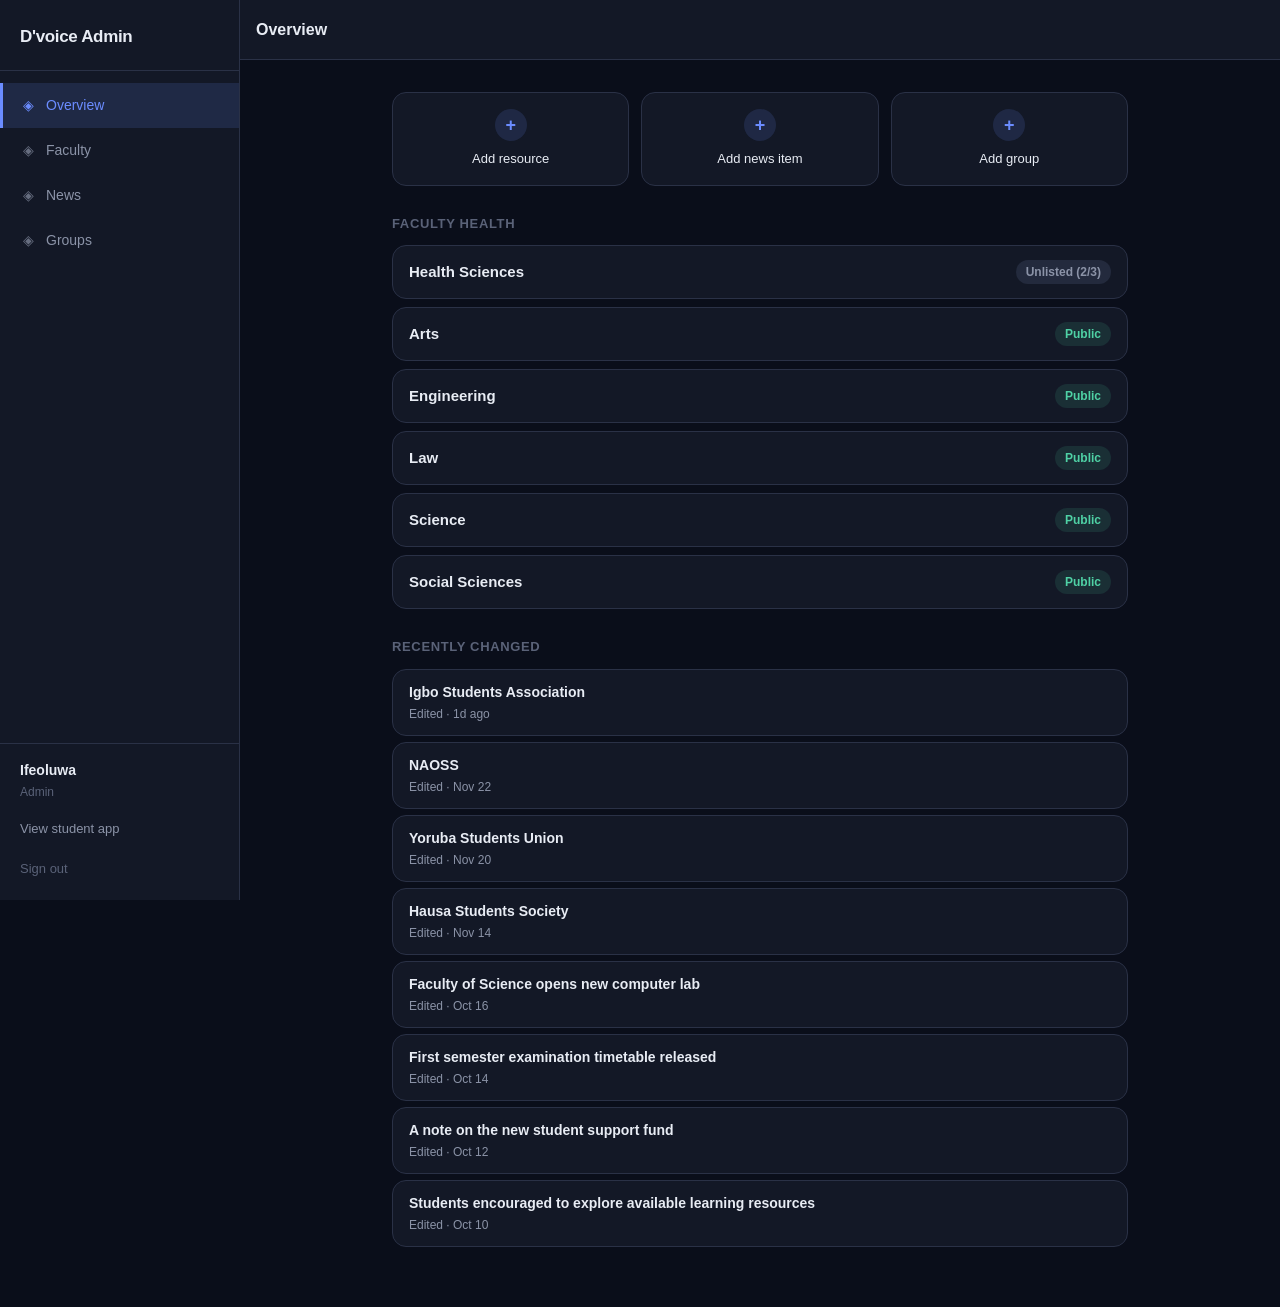
<file: dashboard-admin.html>
<!DOCTYPE html>
<html lang="en">
<head>
  <meta charset="UTF-8">
  <meta name="viewport" content="width=device-width, initial-scale=1.0, viewport-fit=cover">
  <title>D'voice Admin</title>
  <link rel="stylesheet" href="/css/core.css">
  <link rel="stylesheet" href="/css/widgets/sheet.css">
  <link rel="stylesheet" href="/css/widgets/toast.css">
  <link rel="stylesheet" href="/css/widgets/states.css">
  <link rel="stylesheet" href="/admin/css/shell.css">
  <link rel="stylesheet" href="/admin/css/faculty.css">
  <link rel="stylesheet" href="/admin/css/overview.css">
  <link rel="stylesheet" href="/admin/css/news.css">
  <link rel="stylesheet" href="/admin/css/groups.css">
</head>
<body>
  <div class="admin-shell">
    <!-- Sidebar (desktop) / Drawer (mobile) -->
    <aside class="admin-sidebar" id="admin-sidebar">
      <div class="sidebar-header">
        <h1 class="sidebar-title">D'voice Admin</h1>
      </div>
      <nav class="sidebar-nav" aria-label="Admin navigation">
        <a href="#/overview" class="nav-item" data-route="overview">
          <span class="nav-icon">◈</span>
          <span class="nav-label">Overview</span>
        </a>
        <a href="#/faculty" class="nav-item" data-route="faculty">
          <span class="nav-icon">◈</span>
          <span class="nav-label">Faculty</span>
        </a>
        <a href="#/news" class="nav-item" data-route="news">
          <span class="nav-icon">◈</span>
          <span class="nav-label">News</span>
        </a>
        <a href="#/groups" class="nav-item" data-route="groups">
          <span class="nav-icon">◈</span>
          <span class="nav-label">Groups</span>
        </a>
      </nav>

      <div class="sidebar-footer">
        <div class="operator-info">
          <span class="operator-name">Ifeoluwa</span>
          <span class="operator-role">Admin</span>
        </div>
        <a href="#" class="sidebar-link">View student app</a>
        <button class="sidebar-link sidebar-signout" id="signout-btn">Sign out</button>
      </div>
    </aside>

    <!-- Sidebar overlay (mobile) -->
    <div class="sidebar-overlay" id="sidebar-overlay"></div>

    <!-- Main content area -->
    <div class="admin-main">
      <!-- Top bar (mobile) / Header (desktop) -->
      <header class="admin-topbar">
        <button class="menu-trigger" id="menu-trigger" aria-label="Open menu" aria-expanded="false">
          <span class="menu-bar"></span>
          <span class="menu-bar"></span>
          <span class="menu-bar"></span>
        </button>
        <h2 class="topbar-title" id="topbar-title">Overview</h2>
      </header>

      <!-- View containers -->
      <main class="admin-content" id="admin-content">
        <section class="admin-view" id="view-overview" data-view="overview">
          <div id="overview-container"></div>
        </section>

        <section class="admin-view" id="view-faculty" data-view="faculty">
          <!-- Level 1: Faculty list -->
          <div id="faculty-list-view">
            <div class="faculty-list-header">
              <button class="btn btn-primary" id="create-faculty-btn">Create faculty</button>
            </div>
            <div id="faculty-list-container"></div>
          </div>

          <!-- Level 2: Faculty detail -->
          <div id="faculty-detail-view" hidden>
            <div class="faculty-detail-header">
              <button class="back-btn" id="faculty-back-btn" aria-label="Back to faculty list">
                <span>←</span> Back
              </button>
              <div class="faculty-title-row">
                <h2 class="faculty-name" id="faculty-detail-name"></h2>
                <span class="badge" id="faculty-detail-badge"></span>
              </div>
              <p class="faculty-meta" id="faculty-detail-meta"></p>
            </div>
            <div class="faculty-detail-actions">
              <button class="btn btn-primary" id="add-resource-btn">Add resource</button>
              <button class="btn btn-secondary" id="faculty-overflow-btn" aria-label="Faculty options">⋮</button>
            </div>
            <div id="faculty-resources-container"></div>
          </div>
        </section>

        <section class="admin-view" id="view-news" data-view="news">
          <div class="news-list-header">
            <button class="btn btn-primary" id="add-news-btn">Add news item</button>
          </div>
          <div id="news-list-container"></div>
        </section>

        <section class="admin-view" id="view-groups" data-view="groups">
          <div class="groups-list-header">
            <button class="btn btn-primary" id="add-group-btn">Add group</button>
          </div>
          <div id="groups-list-container"></div>
        </section>
      </main>
    </div>
  </div>

  <!-- Sheet overlay (shared) -->
  <div class="sheet-overlay" id="sheet-overlay">
    <div class="sheet" role="dialog" aria-modal="true">
      <div class="sheet-handle" id="sheet-handle"></div>
      <div class="sheet-content" data-state="sheet-content">
        <div class="state-loading" hidden>
          <div class="skeleton skeleton-title"></div>
          <div class="skeleton skeleton-course"></div>
          <div class="skeleton skeleton-line"></div>
          <div class="skeleton skeleton-line"></div>
          <div class="skeleton skeleton-line short"></div>
        </div>
        <div class="state-empty" hidden>
          <div class="placeholder">
            <i>◈</i>
            <h2>Nothing here</h2>
            <p>No content to display.</p>
          </div>
        </div>
        <div class="state-error" hidden>
          <div class="placeholder">
            <i>⚠</i>
            <h2>Something went wrong</h2>
            <p>Please try again.</p>
          </div>
        </div>
        <div class="state-data" hidden></div>
      </div>
      <div class="sheet-actions" id="sheet-actions" hidden></div>
    </div>
  </div>

  <!-- Toast (shared) -->
  <div class="toast" id="toast" role="status" aria-live="polite">
    <span id="toast-message"></span>
    <button class="toast-action" id="toast-action" hidden></button>
  </div>

  <script type="module" src="/admin/js/shell.js"></script>
</body>
</html>
</file>
<file: css/core.css>
/* ========== DESIGN TOKENS ========== */
:root {
  --bg: #0A0E1A;
  --surface: #131826;
  --surface-2: #1A2033;
  --surface-3: #232A3D;
  --border: #2A3146;
  --border-strong: #3A4259;

  --text: #E8ECF4;
  --text-muted: #8B93A7;
  --text-dim: #5A6278;

  --primary: #6B8CFF;
  --primary-soft: rgba(107, 140, 255, 0.14);
  --accent: #F5A86C;
  --accent-soft: rgba(245, 168, 108, 0.14);
  --success: #4FD1A5;
  --danger: #F06C7E;

  --radius-sm: 8px;
  --radius: 14px;
  --radius-lg: 20px;

  --shadow-sm: 0 1px 2px rgba(0,0,0,0.3);
  --shadow: 0 4px 16px rgba(0,0,0,0.25);

  --nav-height: 68px;
  --header-height: 60px;
  --safe-bottom: env(safe-area-inset-bottom, 0px);
}

/* ========== RESET ========== */
* { box-sizing: border-box; margin: 0; padding: 0; -webkit-tap-highlight-color: transparent; }
html, body { height: 100%; }
body {
  font-family: 'Inter', -apple-system, BlinkMacSystemFont, sans-serif;
  background: var(--bg);
  color: var(--text);
  font-size: 15px;
  line-height: 1.5;
  -webkit-font-smoothing: antialiased;
  overflow-x: hidden;
}
a { color: inherit; text-decoration: none; }
button { font: inherit; color: inherit; background: none; border: none; cursor: pointer; }
input, select { font: inherit; color: inherit; background: none; border: none; outline: none; }
ul { list-style: none; }
img { max-width: 100%; display: block; }

/* ========== APP SHELL ========== */
.app {
  max-width: 480px;
  margin: 0 auto;
  min-height: 100vh;
  position: relative;
  background: var(--bg);
}

.content {
  padding-bottom: calc(var(--nav-height) + var(--safe-bottom) + 16px);
}

.view { display: none; }
.view.active { display: block; animation: fadeIn 0.25s ease; }
@keyframes fadeIn { from { opacity: 0; transform: translateY(4px); } to { opacity: 1; transform: none; } }

[hidden] {
  display: none !important;
}
</file>
<file: css/widgets/sheet.css>
.sheet-overlay {
  position: fixed;
  inset: 0;
  background: rgba(0, 0, 0, 0.5);
  z-index: 200;
  opacity: 0;
  pointer-events: none;
  transition: opacity 0.25s;
}
.sheet-overlay.open {
  opacity: 1;
  pointer-events: auto;
}

.sheet {
  position: absolute;
  bottom: 0;
  left: 0;
  right: 0;
  max-width: 480px;
  margin: 0 auto;
  height: 85vh;
  background: var(--bg);
  border-radius: 20px 20px 0 0;
  transform: translateY(100%);
  transition: transform 0.3s cubic-bezier(0.32, 0.72, 0, 1);
  display: flex;
  flex-direction: column;
  overflow: hidden;
}
.sheet-overlay.open .sheet {
  transform: translateY(0);
}

.sheet-handle {
  width: 36px;
  height: 4px;
  background: var(--border-strong);
  border-radius: 2px;
  margin: 10px auto 4px;
  flex-shrink: 0;
}

.sheet-content {
  flex: 1;
  overflow-y: auto;
  -webkit-overflow-scrolling: touch;
}
</file>
<file: css/widgets/toast.css>
.toast {
  position: fixed;
  bottom: calc(var(--nav-height) + var(--safe-bottom) + 16px);
  left: 50%;
  transform: translateX(-50%) translateY(100px);
  background: var(--surface-2);
  border: 1px solid var(--border-strong);
  border-radius: var(--radius);
  padding: 12px 16px;
  display: flex;
  align-items: center;
  gap: 12px;
  box-shadow: var(--shadow);
  z-index: 100;
  opacity: 0;
  transition: transform 0.3s, opacity 0.3s;
  max-width: 90%;
}
.toast.show {
  transform: translateX(-50%) translateY(0);
  opacity: 1;
}
.toast span {
  font-size: 13px;
  color: var(--text);
}
.toast-action {
  font-size: 13px;
  font-weight: 600;
  color: var(--primary);
  padding: 4px 8px;
  border-radius: 6px;
  transition: background 0.15s;
}
.toast-action:active { background: var(--primary-soft); }
</file>
<file: css/widgets/states.css>
/* ========== SKELETON ========== */
.skeleton {
  background: linear-gradient(90deg, var(--surface) 0%, var(--surface-2) 50%, var(--surface) 100%);
  background-size: 200% 100%;
  animation: skeleton-shimmer 1.4s infinite;
  border-radius: 6px;
}
@keyframes skeleton-shimmer {
  0% { background-position: 200% 0; }
  100% { background-position: -200% 0; }
}

.skeleton-title { height: 28px; width: 85%; margin-bottom: 12px; }
.skeleton-course { height: 18px; width: 60%; margin-bottom: 20px; }
.skeleton-badge { height: 22px; width: 80px; display: inline-block; margin-right: 8px; }
.skeleton-primary { height: 52px; width: 100%; margin-bottom: 12px; border-radius: var(--radius); }
.skeleton-action { height: 44px; flex: 1; border-radius: var(--radius); }
.skeleton-line { height: 14px; width: 100%; margin-bottom: 8px; }
.skeleton-line.short { width: 70%; }

/* ========== PLACEHOLDER / EMPTY ========== */
.placeholder {
  padding: 40px 20px;
  text-align: center;
  color: var(--text-muted);
}
.placeholder i {
  font-size: 40px;
  color: var(--text-dim);
  margin-bottom: 12px;
  display: block;
}
.placeholder h2 {
  font-size: 17px;
  font-weight: 600;
  color: var(--text);
  margin-bottom: 4px;
}
.placeholder p { font-size: 13px; }

.empty-state {
  padding: 60px 20px;
  text-align: center;
}
.empty-state i {
  font-size: 48px;
  color: var(--text-dim);
  margin-bottom: 16px;
  display: block;
}
.empty-state h2 {
  font-size: 18px;
  font-weight: 600;
  color: var(--text);
  margin-bottom: 8px;
}
.empty-state p {
  font-size: 14px;
  color: var(--text-muted);
  margin-bottom: 24px;
  line-height: 1.5;
}
</file>
<file: admin/css/shell.css>
/* ========== ADMIN SHELL ========== */
/* D'voice Admin — persistent frame: sidebar, top bar, routing chrome */

.admin-shell {
  display: flex;
  min-height: 100vh;
  background: var(--bg);
}

/* ---------- Sidebar ---------- */
.admin-sidebar {
  width: 240px;
  flex-shrink: 0;
  background: var(--surface);
  border-right: 1px solid var(--border);
  display: flex;
  flex-direction: column;
  position: fixed;
  top: 0;
  left: 0;
  bottom: 0;
  z-index: 150;
  transform: translateX(-100%);
  transition: transform 0.3s cubic-bezier(0.32, 0.72, 0, 1);
}

.admin-sidebar.open {
  transform: translateX(0);
}

.sidebar-header {
  padding: 24px 20px 20px;
  border-bottom: 1px solid var(--border);
}

.sidebar-title {
  font-size: 17px;
  font-weight: 700;
  color: var(--text);
  letter-spacing: -0.02em;
}

.sidebar-nav {
  padding: 12px 0;
  flex: 1;
  overflow-y: auto;
}

.nav-item {
  display: flex;
  align-items: center;
  gap: 12px;
  padding: 12px 20px;
  color: var(--text-muted);
  font-size: 14px;
  font-weight: 500;
  transition: background 0.15s, color 0.15s;
  border-left: 3px solid transparent;
}

.nav-item:hover {
  background: var(--surface-2);
  color: var(--text);
}

.nav-item.active {
  background: var(--primary-soft);
  color: var(--primary);
  border-left-color: var(--primary);
}

.nav-icon {
  font-size: 14px;
  opacity: 0.7;
}

.nav-item.active .nav-icon {
  opacity: 1;
}

/* ---------- Sidebar overlay (mobile) ---------- */
.sidebar-overlay {
  position: fixed;
  inset: 0;
  background: rgba(0, 0, 0, 0.5);
  z-index: 140;
  opacity: 0;
  pointer-events: none;
  transition: opacity 0.25s;
}

.sidebar-overlay.open {
  opacity: 1;
  pointer-events: auto;
}

/* ---------- Main area ---------- */
.admin-main {
  flex: 1;
  margin-left: 0;
  min-height: 100vh;
  display: flex;
  flex-direction: column;
}

/* ---------- Top bar ---------- */
.admin-topbar {
  height: var(--header-height);
  background: var(--surface);
  border-bottom: 1px solid var(--border);
  display: flex;
  align-items: center;
  gap: 12px;
  padding: 0 16px;
  position: sticky;
  top: 0;
  z-index: 100;
}

.menu-trigger {
  display: flex;
  flex-direction: column;
  justify-content: center;
  gap: 5px;
  width: 40px;
  height: 40px;
  padding: 8px;
  border-radius: var(--radius-sm);
  transition: background 0.15s;
}

.menu-trigger:hover {
  background: var(--surface-2);
}

.menu-bar {
  display: block;
  width: 20px;
  height: 2px;
  background: var(--text);
  border-radius: 1px;
  transition: transform 0.2s, opacity 0.2s;
}

.menu-trigger[aria-expanded="true"] .menu-bar:nth-child(1) {
  transform: translateY(7px) rotate(45deg);
}

.menu-trigger[aria-expanded="true"] .menu-bar:nth-child(2) {
  opacity: 0;
}

.menu-trigger[aria-expanded="true"] .menu-bar:nth-child(3) {
  transform: translateY(-7px) rotate(-45deg);
}

.topbar-title {
  font-size: 16px;
  font-weight: 600;
  color: var(--text);
}

/* ---------- Content ---------- */
.admin-content {
  flex: 1;
  padding: 24px 16px;
  max-width: 720px;
  width: 100%;
  margin: 0 auto;
}

.admin-view {
  display: none;
}

.admin-view.active {
  display: block;
  animation: fadeIn 0.25s ease;
}

/* ---------- View placeholder ---------- */
.view-placeholder {
  padding: 80px 20px;
  text-align: center;
  color: var(--text-muted);
}

.placeholder-icon {
  font-size: 48px;
  color: var(--text-dim);
  margin-bottom: 16px;
}

.view-placeholder h2 {
  font-size: 18px;
  font-weight: 600;
  color: var(--text);
  margin-bottom: 8px;
}

.view-placeholder p {
  font-size: 14px;
  line-height: 1.5;
}

/* ---------- Sheet action bar ---------- */
.sheet-actions {
  flex-shrink: 0;
  padding: 12px 16px calc(12px + var(--safe-bottom));
  border-top: 1px solid var(--border);
  background: var(--surface);
  display: flex;
  gap: 12px;
}

.sheet-actions .btn {
  flex: 1;
  padding: 12px 16px;
  border-radius: var(--radius);
  font-size: 14px;
  font-weight: 600;
  text-align: center;
  transition: background 0.15s, opacity 0.15s;
}

.sheet-actions .btn-primary {
  background: var(--primary);
  color: #fff;
}

.sheet-actions .btn-primary:active {
  opacity: 0.85;
}

.sheet-actions .btn-secondary {
  background: var(--surface-3);
  color: var(--text);
}

.sheet-actions .btn-secondary:active {
  background: var(--border);
}

.sheet-actions .btn-danger {
  background: var(--danger);
  color: #fff;
}

.sheet-actions .btn:disabled {
  opacity: 0.4;
  cursor: not-allowed;
}


/* ---------- Sidebar footer ---------- */
.sidebar-footer {
  padding: 16px 20px calc(16px + var(--safe-bottom));
  border-top: 1px solid var(--border);
  display: flex;
  flex-direction: column;
  gap: 8px;
}

.operator-info {
  display: flex;
  flex-direction: column;
  gap: 2px;
  margin-bottom: 4px;
}

.operator-name {
  font-size: 14px;
  font-weight: 600;
  color: var(--text);
}

.operator-role {
  font-size: 12px;
  color: var(--text-dim);
}

.sidebar-link {
  font-size: 13px;
  color: var(--text-muted);
  padding: 6px 0;
  transition: color 0.15s;
  background: none;
  border: none;
  text-align: left;
  cursor: pointer;
}

.sidebar-link:hover {
  color: var(--text);
}

.sidebar-signout {
  color: var(--text-dim);
}

.sidebar-signout:hover {
  color: var(--danger);
}

/* ---------- Desktop ---------- */
@media (min-width: 768px) {
  .admin-sidebar {
    transform: translateX(0);
    position: fixed;
  }

  .admin-main {
    margin-left: 240px;
  }

  .menu-trigger {
    display: none;
  }

  .sidebar-overlay {
    display: none;
  }

  .admin-content {
    padding: 32px 32px;
    max-width: 800px;
  }
}

/* ---------- Reduced motion ---------- */
@media (prefers-reduced-motion: reduce) {
  .admin-sidebar,
  .sidebar-overlay,
  .menu-bar {
    transition: none;
  }

  .admin-view.active {
    animation: none;
  }
}
</file>
<file: admin/css/faculty.css>
/* ========== ADMIN FACULTY ========== */
/* Level 1 list + Level 2 detail + resource sheet */

/* ---------- Badges ---------- */
.badge {
  display: inline-flex;
  align-items: center;
  padding: 3px 10px;
  border-radius: 20px;
  font-size: 12px;
  font-weight: 600;
  white-space: nowrap;
}

.badge-published {
  background: rgba(79, 209, 165, 0.12);
  color: var(--success);
}

.badge-draft {
  background: var(--surface-3);
  color: var(--text-muted);
}

.badge-deleted {
  background: rgba(240, 108, 126, 0.1);
  color: var(--danger);
  opacity: 0.8;
}

.badge-public {
  background: rgba(79, 209, 165, 0.12);
  color: var(--success);
}

.badge-unlisted {
  background: var(--surface-3);
  color: var(--text-muted);
}

/* ---------- Buttons ---------- */
.btn {
  display: inline-flex;
  align-items: center;
  justify-content: center;
  gap: 8px;
  padding: 10px 16px;
  border-radius: var(--radius);
  font-size: 14px;
  font-weight: 600;
  border: none;
  cursor: pointer;
  transition: background 0.15s, opacity 0.15s;
}

.btn-primary {
  background: var(--primary);
  color: #fff;
}

.btn-primary:hover { opacity: 0.9; }
.btn-primary:disabled { opacity: 0.4; cursor: not-allowed; }

.btn-secondary {
  background: var(--surface-3);
  color: var(--text);
}

.btn-secondary:hover { background: var(--border); }
.btn-secondary:disabled { opacity: 0.4; cursor: not-allowed; }

.btn-danger {
  background: var(--danger);
  color: #fff;
}

.btn-danger:hover { opacity: 0.9; }
.btn-danger:disabled { opacity: 0.4; cursor: not-allowed; }

/* ---------- Level 1: Faculty list ---------- */
.faculty-list-header {
  display: flex;
  justify-content: flex-end;
  margin-bottom: 16px;
}

.faculty-row {
  display: flex;
  align-items: center;
  gap: 12px;
  padding: 14px 16px;
  background: var(--surface);
  border: 1px solid var(--border);
  border-radius: var(--radius);
  margin-bottom: 8px;
  cursor: pointer;
  transition: background 0.15s;
}

.faculty-row:hover {
  background: var(--surface-2);
}

.faculty-row-primary {
  flex: 1;
  min-width: 0;
}

.faculty-row-name {
  font-size: 15px;
  font-weight: 600;
  color: var(--text);
  white-space: nowrap;
  overflow: hidden;
  text-overflow: ellipsis;
}

.faculty-row-secondary {
  font-size: 13px;
  color: var(--text-muted);
  margin-top: 2px;
}

.faculty-row .badge {
  flex-shrink: 0;
}

/* ---------- Level 2: Faculty detail ---------- */
.faculty-detail-header {
  margin-bottom: 20px;
}

.back-btn {
  display: inline-flex;
  align-items: center;
  gap: 6px;
  font-size: 14px;
  color: var(--text-muted);
  padding: 6px 0;
  margin-bottom: 12px;
  transition: color 0.15s;
}

.back-btn:hover {
  color: var(--text);
}

.faculty-title-row {
  display: flex;
  align-items: center;
  gap: 12px;
  flex-wrap: wrap;
}

.faculty-name {
  font-size: 22px;
  font-weight: 700;
  color: var(--text);
  cursor: pointer;
  padding: 4px 8px;
  margin: -4px -8px;
  border-radius: var(--radius-sm);
  transition: background 0.15s;
}

.faculty-name:hover {
  background: var(--surface-2);
}

.faculty-name.editing {
  cursor: text;
  background: var(--surface-2);
  outline: 2px solid var(--primary);
  outline-offset: -2px;
}

.faculty-meta {
  font-size: 13px;
  color: var(--text-muted);
  margin-top: 6px;
}

.faculty-detail-actions {
  display: flex;
  gap: 12px;
  margin-bottom: 20px;
}

.faculty-detail-actions .btn-primary {
  flex: 1;
}

.faculty-detail-actions .btn-secondary {
  padding: 10px 14px;
}

/* ---------- Resource rows ---------- */
.resource-row {
  display: flex;
  align-items: center;
  gap: 12px;
  padding: 14px 16px;
  background: var(--surface);
  border: 1px solid var(--border);
  border-radius: var(--radius);
  margin-bottom: 8px;
}

.resource-row-primary {
  flex: 1;
  min-width: 0;
  cursor: pointer;
}

.resource-row-title {
  font-size: 15px;
  font-weight: 600;
  color: var(--text);
  white-space: nowrap;
  overflow: hidden;
  text-overflow: ellipsis;
}

.resource-row-secondary {
  font-size: 13px;
  color: var(--text-muted);
  margin-top: 2px;
}

.resource-row .badge {
  flex-shrink: 0;
}

.resource-row-actions {
  display: flex;
  gap: 4px;
  flex-shrink: 0;
}

.row-action-btn {
  padding: 6px 10px;
  font-size: 13px;
  color: var(--text-muted);
  border-radius: 6px;
  transition: background 0.15s, color 0.15s;
  white-space: nowrap;
}

.row-action-btn:hover {
  background: var(--surface-3);
  color: var(--text);
}

.row-action-btn.danger:hover {
  color: var(--danger);
}

/* ---------- Overflow menu ---------- */
.overflow-menu {
  position: absolute;
  background: var(--surface-2);
  border: 1px solid var(--border-strong);
  border-radius: var(--radius-sm);
  padding: 4px;
  min-width: 160px;
  box-shadow: var(--shadow);
  z-index: 300;
}

.overflow-menu button {
  display: block;
  width: 100%;
  text-align: left;
  padding: 8px 12px;
  font-size: 13px;
  color: var(--text);
  border-radius: 6px;
  transition: background 0.15s;
}

.overflow-menu button:hover {
  background: var(--surface-3);
}

.overflow-menu button.danger {
  color: var(--danger);
}

/* ---------- Rename modal ---------- */
.modal-overlay {
  position: fixed;
  inset: 0;
  background: rgba(0, 0, 0, 0.6);
  z-index: 400;
  display: flex;
  align-items: center;
  justify-content: center;
  padding: 20px;
}

.modal {
  background: var(--surface);
  border: 1px solid var(--border-strong);
  border-radius: var(--radius-lg);
  padding: 24px;
  max-width: 400px;
  width: 100%;
}

.modal h3 {
  font-size: 17px;
  font-weight: 700;
  color: var(--text);
  margin-bottom: 8px;
}

.modal p {
  font-size: 14px;
  color: var(--text-muted);
  line-height: 1.5;
  margin-bottom: 20px;
}

.modal-actions {
  display: flex;
  gap: 12px;
}

.modal-actions .btn {
  flex: 1;
}

/* ---------- Form styles (in sheet) ---------- */
.form-group {
  margin-bottom: 16px;
}

.form-label {
  display: block;
  font-size: 13px;
  font-weight: 600;
  color: var(--text-muted);
  margin-bottom: 6px;
}

.form-input,
.form-select,
.form-textarea {
  width: 100%;
  padding: 10px 12px;
  background: var(--surface-2);
  border: 1px solid var(--border);
  border-radius: var(--radius-sm);
  color: var(--text);
  font-size: 14px;
  transition: border-color 0.15s;
}

.form-input:focus,
.form-select:focus,
.form-textarea:focus {
  border-color: var(--primary);
  outline: none;
}

.form-textarea {
  min-height: 80px;
  resize: vertical;
}

.form-hint {
  font-size: 12px;
  color: var(--text-dim);
  margin-top: 4px;
}

/* ---------- Warning banner ---------- */
.warning-banner {
  padding: 12px 16px;
  background: rgba(245, 168, 108, 0.1);
  border: 1px solid rgba(245, 168, 108, 0.3);
  border-radius: var(--radius-sm);
  font-size: 13px;
  color: var(--accent);
  line-height: 1.5;
  margin-bottom: 16px;
}

.warning-banner.blocking {
  background: rgba(240, 108, 126, 0.1);
  border-color: rgba(240, 108, 126, 0.3);
  color: var(--danger);
}

/* ---------- Add another toggle ---------- */
.add-another-row {
  display: flex;
  align-items: center;
  justify-content: space-between;
  padding: 12px 0;
  border-top: 1px solid var(--border);
  margin-top: 8px;
}

.add-another-label {
  font-size: 14px;
  color: var(--text);
}

.toggle {
  position: relative;
  width: 44px;
  height: 24px;
  background: var(--surface-3);
  border-radius: 12px;
  cursor: pointer;
  transition: background 0.2s;
  border: none;
}

.toggle.on {
  background: var(--primary);
}

.toggle-knob {
  position: absolute;
  top: 2px;
  left: 2px;
  width: 20px;
  height: 20px;
  background: #fff;
  border-radius: 50%;
  transition: transform 0.2s;
}

.toggle.on .toggle-knob {
  transform: translateX(20px);
}

/* ---------- Combobox dropdown ---------- */
.combobox-wrapper {
  position: relative;
}

.combobox-menu {
  position: absolute;
  top: 100%;
  left: 0;
  right: 0;
  background: var(--surface-2);
  border: 1px solid var(--border-strong);
  border-radius: var(--radius-sm);
  max-height: 200px;
  overflow-y: auto;
  z-index: 50;
  display: none;
}

.combobox-menu.open {
  display: block;
}

.combobox-item {
  padding: 10px 12px;
  font-size: 14px;
  color: var(--text);
  cursor: pointer;
}

.combobox-item:hover,
.combobox-item.highlighted {
  background: var(--surface-3);
}

.combobox-empty {
  padding: 12px;
  font-size: 13px;
  color: var(--text-dim);
  text-align: center;
}

/* ---------- Intent mode prompt ---------- */
.intent-prompt {
  padding: 12px 16px;
  background: var(--primary-soft);
  border: 1px solid rgba(107, 140, 255, 0.3);
  border-radius: var(--radius-sm);
  font-size: 14px;
  color: var(--primary);
  margin-bottom: 16px;
}
</file>
<file: admin/css/overview.css>
/* ========== ADMIN OVERVIEW ========== */

.quick-actions {
  display: grid;
  grid-template-columns: repeat(3, 1fr);
  gap: 12px;
  margin-bottom: 28px;
}

.quick-action-btn {
  display: flex;
  flex-direction: column;
  align-items: center;
  gap: 8px;
  padding: 16px 12px;
  background: var(--surface);
  border: 1px solid var(--border);
  border-radius: var(--radius);
  color: var(--text);
  font-size: 13px;
  font-weight: 500;
  cursor: pointer;
  transition: background 0.15s, border-color 0.15s;
}

.quick-action-btn:hover {
  background: var(--surface-2);
  border-color: var(--border-strong);
}

.quick-action-icon {
  width: 32px;
  height: 32px;
  display: flex;
  align-items: center;
  justify-content: center;
  background: var(--primary-soft);
  color: var(--primary);
  border-radius: 50%;
  font-size: 18px;
  font-weight: 600;
}

.overview-section {
  margin-bottom: 28px;
}

.section-title {
  font-size: 13px;
  font-weight: 600;
  color: var(--text-dim);
  text-transform: uppercase;
  letter-spacing: 0.05em;
  margin-bottom: 12px;
}

.recent-row {
  display: flex;
  align-items: center;
  gap: 12px;
  padding: 12px 16px;
  background: var(--surface);
  border: 1px solid var(--border);
  border-radius: var(--radius);
  margin-bottom: 6px;
  cursor: pointer;
  transition: background 0.15s;
}

.recent-row:hover {
  background: var(--surface-2);
}

.recent-row-primary {
  flex: 1;
  min-width: 0;
}

.recent-row-name {
  font-size: 14px;
  font-weight: 600;
  color: var(--text);
  white-space: nowrap;
  overflow: hidden;
  text-overflow: ellipsis;
}

.recent-row-meta {
  font-size: 12px;
  color: var(--text-muted);
  margin-top: 2px;
}

.recent-row .badge {
  flex-shrink: 0;
}

@media (max-width: 480px) {
  .quick-actions {
    grid-template-columns: 1fr;
  }

  .quick-action-btn {
    flex-direction: row;
    justify-content: flex-start;
    padding: 14px 16px;
  }
}
</file>
<file: admin/css/news.css>
/* ========== ADMIN NEWS ========== */

.news-list-header {
  display: flex;
  justify-content: flex-end;
  margin-bottom: 16px;
}

.news-row .resource-row-secondary {
  display: flex;
  align-items: center;
  gap: 4px;
}

.news-image-indicator {
  font-size: 12px;
}
</file>
<file: admin/css/groups.css>
/* ========== ADMIN GROUPS ========== */

.groups-list-header {
  display: flex;
  justify-content: flex-end;
  margin-bottom: 16px;
}
</file>
